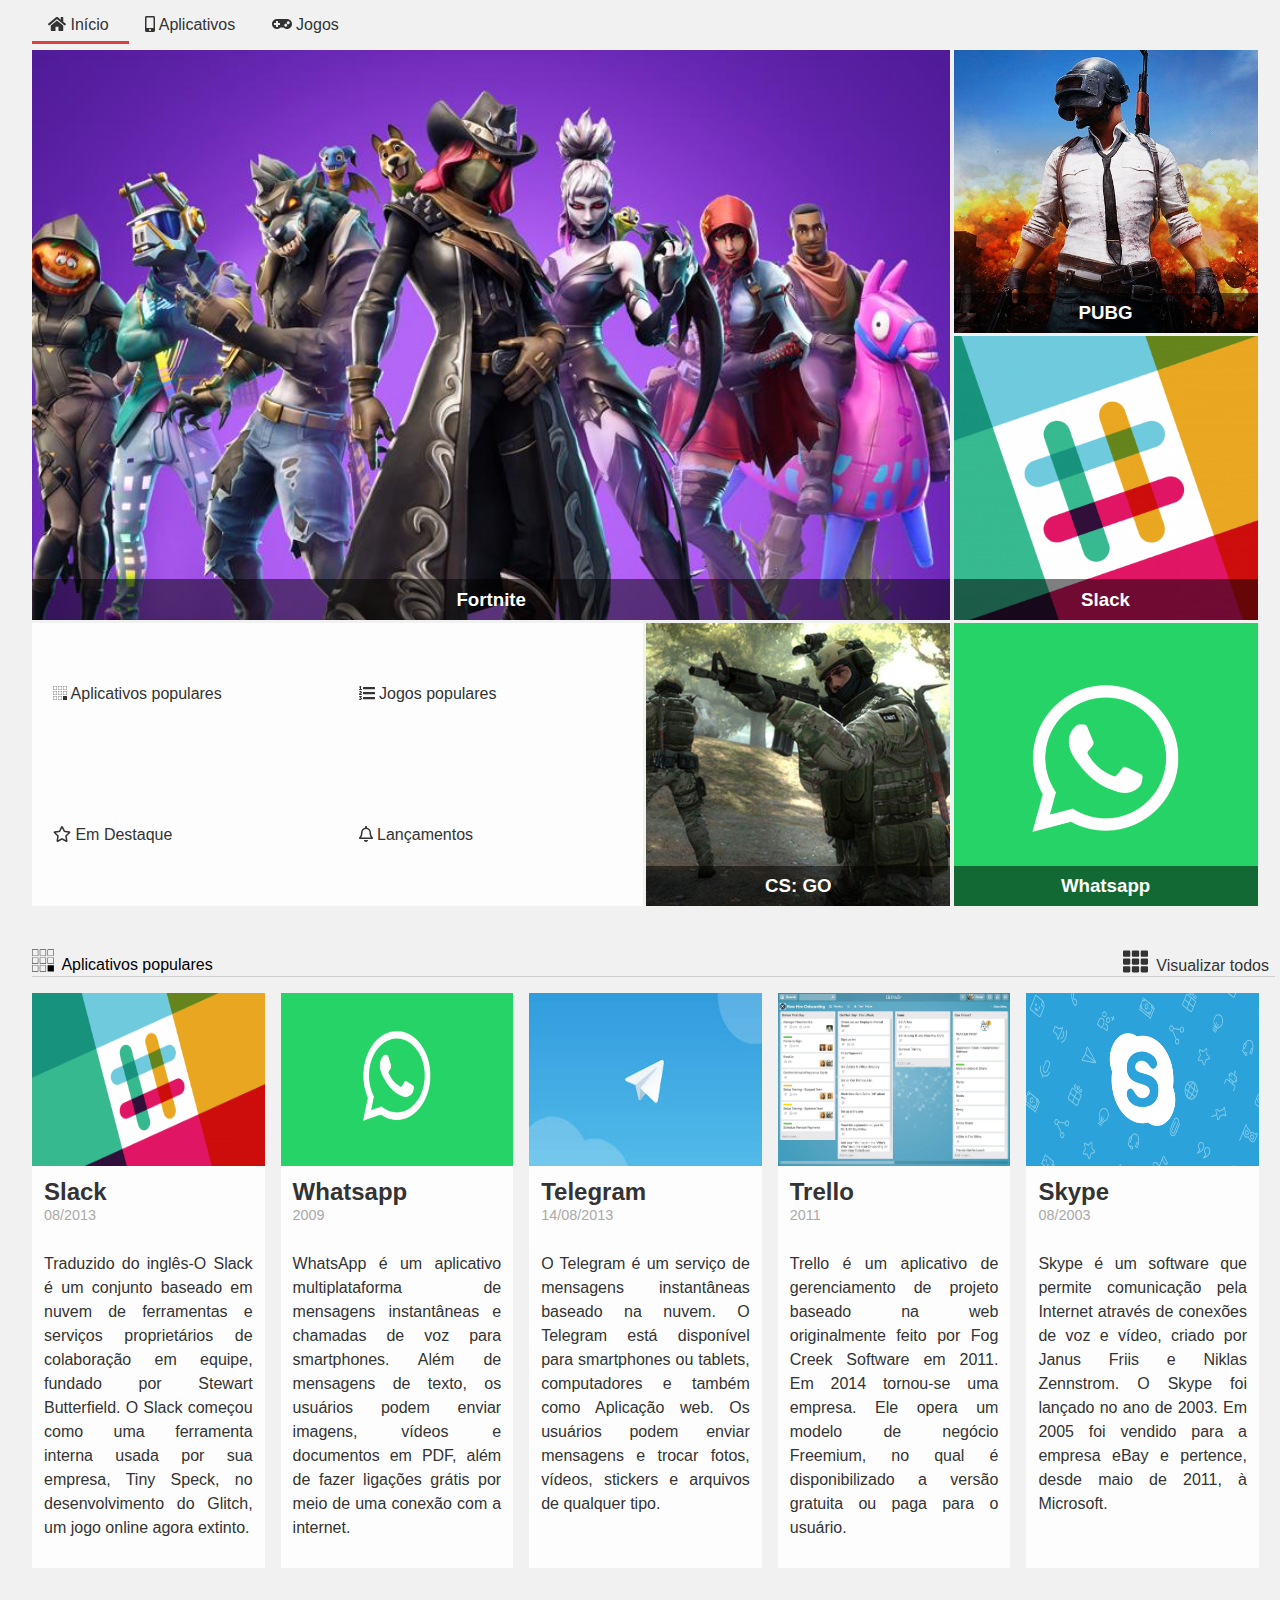
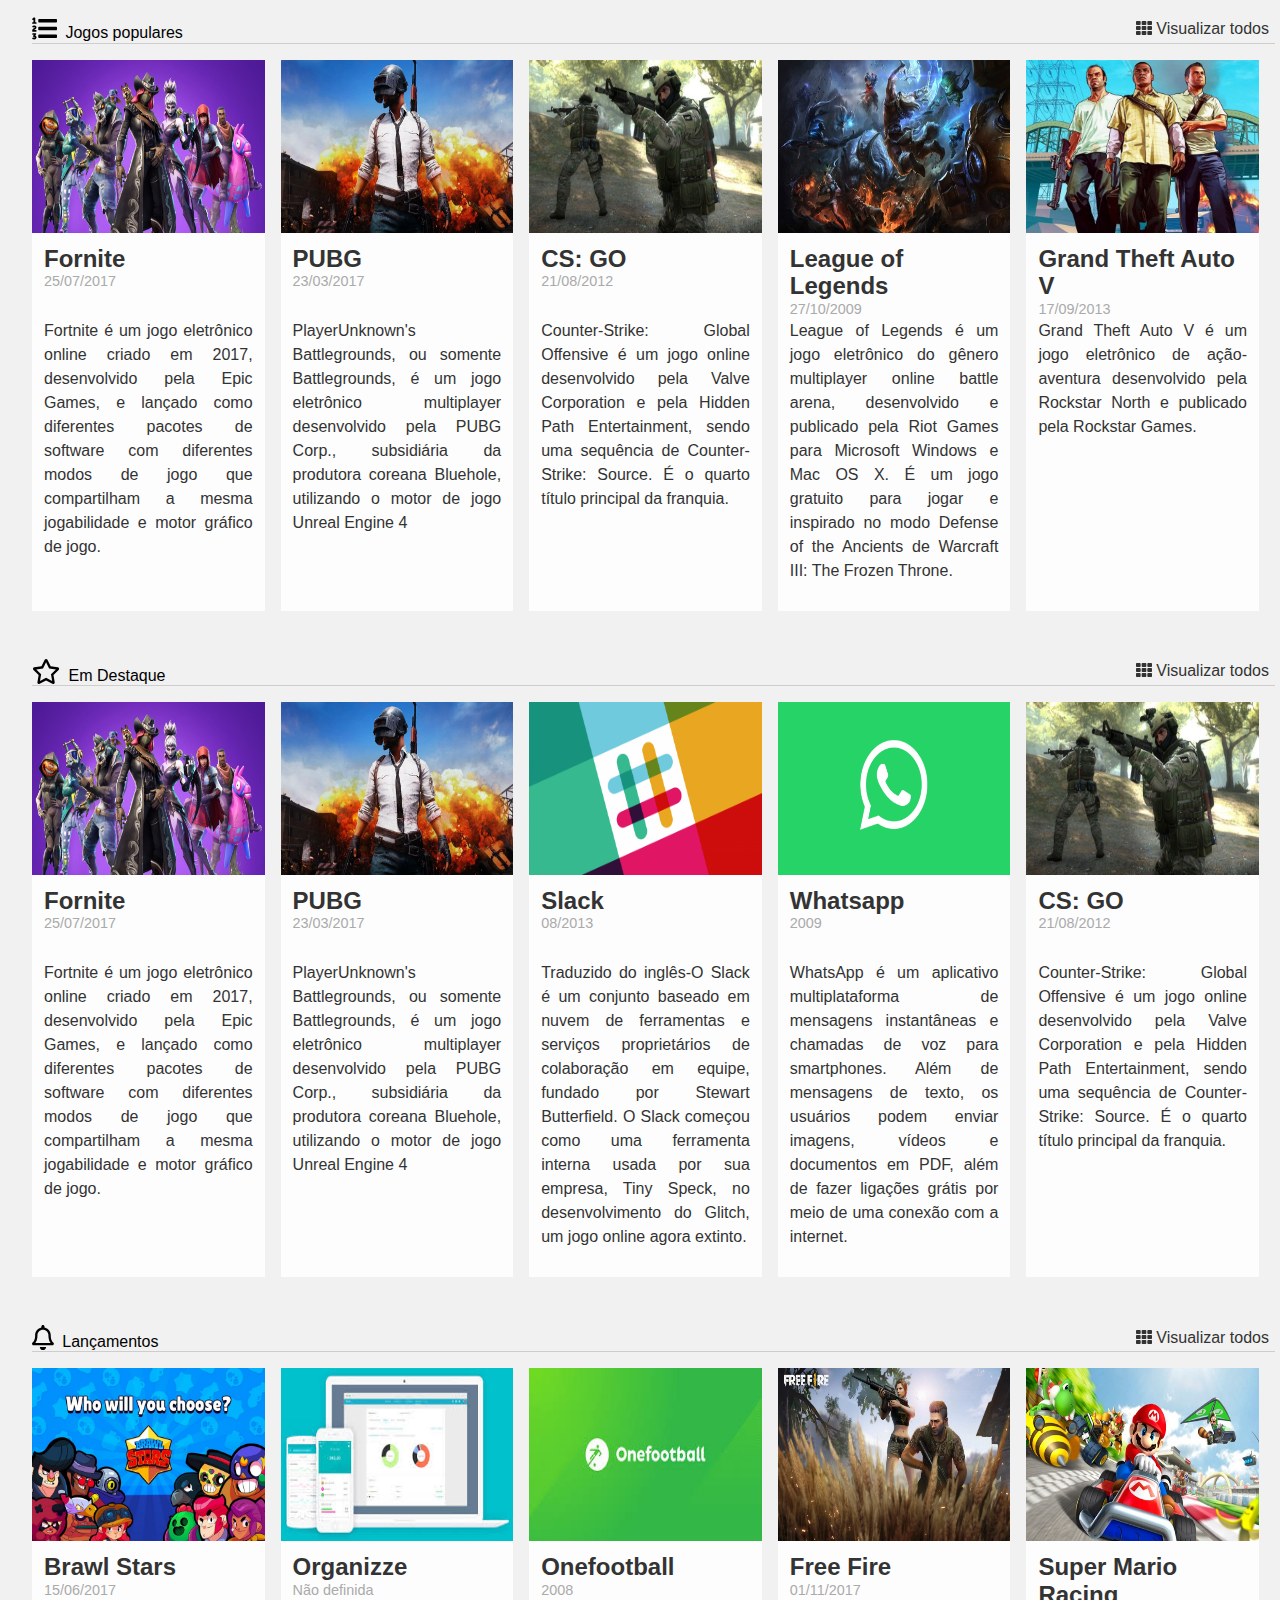
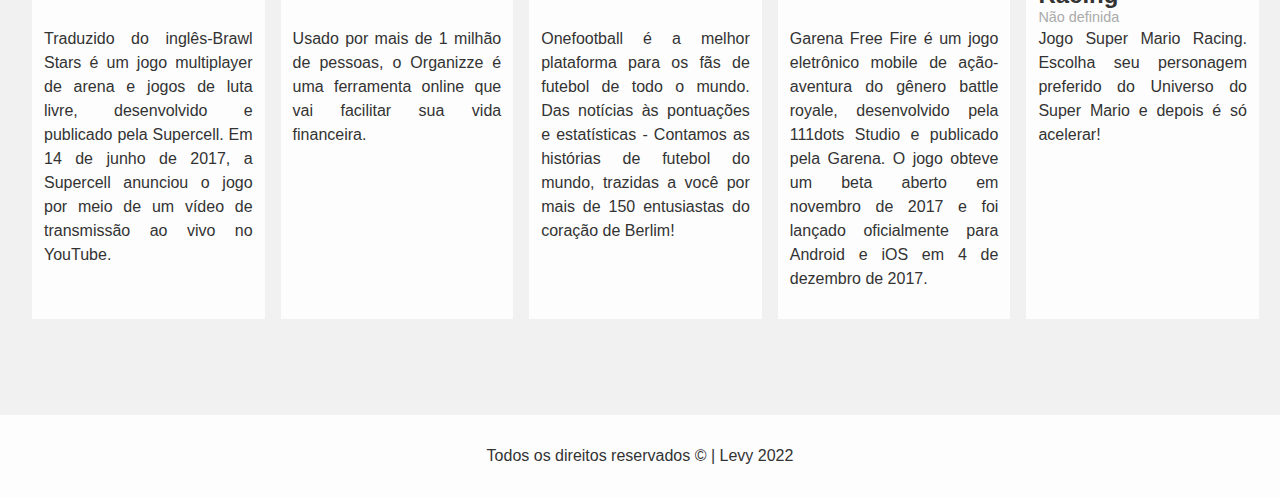
<file: Projeto Inicial Grid Layout/alura-store/index.html>
<!DOCTYPE html>
<html lang="en">
<head>
    <meta charset="UTF-8">
    <meta name="viewport" content="width=device-width, initial-scale=1.0">
    <meta http-equiv="X-UA-Compatible" content="ie=edge">
    <title>Web Store | Baixe nossos aplicativos e jogos</title>
    <link href="./assets/css/normalize.css" rel="stylesheet">
    <link href="./assets/css/reset.css" rel="stylesheet">
    <link href="./assets/css/style.css" rel="stylesheet">
    <link href="./assets/css/destaques.css" rel="stylesheet">
    <link href="./assets/css/populares.css" rel="stylesheet">
    <link href="./assets/css/menu.css" rel="stylesheet">
    <link href="./assets/css/responsividade.css" rel="stylesheet">
</head>
<body class="app">
    <header class="cabecalho">
			<nav class="menu">
				<ul class="menu__lista">
					<li class="menu__item">
						<a class="menu__link ativo" href="#">
							<i class="fas fa-home"></i>
							Início
						</a>
						<a class="menu__link" href="#">
							<i class="fas fa-mobile-alt"></i>
							Aplicativos</a>
						<a class="menu__link" href="#">
							<i class="fas fa-gamepad"></i>
							Jogos
						</a>
					</li>
				</ul>
			</nav>
		</header>

<main class="conteudo">
	<section class="destaques">
	
		<div class="destaques__principal caixa">
				<h3 class="destaques__titulo">Fortnite</h3>
		</div>
		<div class="destaques__secundario caixa">
				<h3 class="destaques__titulo">PUBG</h3>
		</div>
		<div class="destaques__secundario caixa">
				<h3 class="destaques__titulo">Slack</h3>
		</div>
		<div class="destaques__secundario caixa">
				<h3 class="destaques__titulo">Whatsapp</h3>
		</div>
		<div class="destaques__secundario caixa">
				<h3 class="destaques__titulo">CS: GO</h3>
		</div>
	
		<div class="destaques__categorias">
			<ul class="destaques__categorias___lista">
				<li class="destaques__categorias___item">
					<a class="destaques__categorias___link" href="#">
							<i class="destaques__categorias___icone fab fa-buromobelexperte"></i>
							Aplicativos populares
					</a>
				</li>
				<li class="destaques__categorias___item">
					<a class="destaques__categorias___link" href="#">
							<i class="fas fa-list-ol"></i>
							Jogos populares
					</a>
				</li>
				<li class="destaques__categorias___item">
					<a class="destaques__categorias___link" href="#">
							<i class="far fa-star"></i>
							Em Destaque
					</a>
				</li>
				<li class="destaques__categorias___item">
					<a class="destaques__categorias___link" href="#">
							<i class="far fa-bell"></i>
							Lançamentos
					</a>
				</li>
			</ul>
		</div>
	
</section>

<section class="populares">
	<div class="populares__itens">
		<div class="populares__info">
			<div class="populares__cabecalho">
				<h4 class="populares__titulo">
					<i class="populares__icone fab fa-buromobelexperte"></i>
					Aplicativos populares
				</h4>
				<button class="populares__botao">
					<i class="populares__icone fas fa-th"></i>
					Visualizar todos
				</button>
			</div>
		</div>
		<div class="populares__conteudo">
			<div class="populares__card">
				<img class="populares__card___imagem" src="./assets/img/slack.png">
				<div class="populares__card___corpo">
					<div class="populares__card___cabecalho">
						<h5 class="populares__card___titulo">Slack</h5>
						<time class="populares__card___data" datetime="2013-08-01">08/2013</time>
					</div>
					<div class="populares__card___descricao">
						Traduzido do inglês-O Slack é um conjunto baseado em nuvem de ferramentas e serviços proprietários de colaboração em equipe, fundado por Stewart Butterfield. O Slack começou como uma ferramenta interna usada por sua empresa, Tiny Speck, no desenvolvimento do Glitch, um jogo online agora extinto.
					</div>
				</div>
			</div>
			<div class="populares__card">
				<img class="populares__card___imagem" src="./assets/img/whatsapp.png">
				<div class="populares__card___corpo">
					<div class="populares__card___cabecalho">
						<h5 class="populares__card___titulo">Whatsapp</h5>
						<time class="populares__card___data" datetime="20090-01-01">2009</time>
					</div>
					<div class="populares__card___descricao">
						WhatsApp é um aplicativo multiplataforma de mensagens instantâneas e chamadas de voz para smartphones. Além de mensagens de texto, os usuários podem enviar imagens, vídeos e documentos em PDF, além de fazer ligações grátis por meio de uma conexão com a internet.
					</div>
				</div>
			</div>
			<div class="populares__card">
				<img class="populares__card___imagem" src="./assets/img/telegram.jpeg">
				<div class="populares__card___corpo">
					<div class="populares__card___cabecalho">
						<h5 class="populares__card___titulo">Telegram</h5>
						<time class="populares__card___data" datetime="2013-08-14">14/08/2013</time>
					</div>
					<div class="populares__card___descricao">
						O Telegram é um serviço de mensagens instantâneas baseado na nuvem. O Telegram está disponível para smartphones ou tablets, computadores e também como Aplicação web. Os usuários podem enviar mensagens e trocar fotos, vídeos, stickers e arquivos de qualquer tipo.
					</div>
				</div>
			</div>
			<div class="populares__card">
				<img class="populares__card___imagem" src="./assets/img/trello.jpg">
				<div class="populares__card___corpo">
					<div class="populares__card___cabecalho">
						<h5 class="populares__card___titulo">Trello</h5>
						<time class="populares__card___data" datetime="2011-01-01">2011</time>
					</div>
					<div class="populares__card___descricao">
						Trello é um aplicativo de gerenciamento de projeto baseado na web originalmente feito por Fog Creek Software em 2011. Em 2014 tornou-se uma empresa. Ele opera um modelo de negócio Freemium, no qual é disponibilizado a versão gratuita ou paga para o usuário.
					</div>
				</div>
			</div>
			<div class="populares__card">
				<img class="populares__card___imagem" src="./assets/img/skype.png">
				<div class="populares__card___corpo">
					<div class="populares__card___cabecalho">
						<h5 class="populares__card___titulo">Skype</h5>
						<time class="populares__card___data" datetime="2003-08-01">08/2003</time>
					</div>
					<div class="populares__card___descricao">
						Skype é um software que permite comunicação pela Internet através de conexões de voz e vídeo, criado por Janus Friis e Niklas Zennstrom. O Skype foi lançado no ano de 2003. Em 2005 foi vendido para a empresa eBay e pertence, desde maio de 2011, à Microsoft.
					</div>
				</div>
			</div>
			</div>
	</div>

	<div class="populares__itens">
		<div class="populares__info">
			<div class="populares__cabecalho">
				<h4 class="populares__titulo">
						<i class="populares__icone fas fa-list-ol"></i>
						Jogos populares
				</h4>
				<button class="populares__botao">
						<i class="fas fa-th"></i>
						Visualizar todos
				</button>
			</div>
		</div>

		<div class="populares__conteudo">
			<div class="populares__card">
				<img class="populares__card___imagem" src="./assets/img/fortnite.jpg">
				<div class="populares__card___corpo">
					<div class="populares__card___cabecalho">
							<h5 class="populares__card___titulo">Fornite</h5>
							<time class="populares__card___data" datetime="2017-07-25">25/07/2017</time>
					</div>
					<div class="populares__card___descricao">
							Fortnite é um jogo eletrônico online criado em 2017, desenvolvido pela Epic Games, e lançado como diferentes pacotes de software com diferentes modos de jogo que compartilham a mesma jogabilidade e motor gráfico de jogo.
					</div>
				</div>
			</div>

			<div class="populares__card">
				<img class="populares__card___imagem" src="./assets/img/pubg.jpg">
				<div class="populares__card___corpo">
					<div class="populares__card___cabecalho">
							<h5 class="populares__card___titulo">PUBG</h5>
							<time class="populares__card___data" datetime="2017-03-23">23/03/2017</time>
					</div>
					<div class="populares__card___descricao">
							PlayerUnknown's Battlegrounds, ou somente Battlegrounds, é um jogo eletrônico multiplayer desenvolvido pela PUBG Corp., subsidiária da produtora coreana Bluehole, utilizando o motor de jogo Unreal Engine 4
					</div>
				</div>
			</div>
			<div class="populares__card">
				<img class="populares__card___imagem" src="./assets/img/cs-go.jpg">
				<div class="populares__card___corpo">
					<div class="populares__card___cabecalho">
							<h5 class="populares__card___titulo">CS: GO</h5>
							<time class="populares__card___data" datetime="2012-08-21">21/08/2012</time>
					</div>
					<div class="populares__card___descricao">
							Counter-Strike: Global Offensive é um jogo online desenvolvido pela Valve Corporation e pela Hidden Path Entertainment, sendo uma sequência de Counter-Strike: Source. É o quarto título principal da franquia.
					</div>
				</div>
			</div>

			<div class="populares__card">
				<img class="populares__card___imagem" src="./assets/img/lol.jpg">
				<div class="populares__card___corpo">
					<div class="populares__card___cabecalho">
							<h5 class="populares__card___titulo">League of Legends</h5>
							<time class="populares__card___data" datetime="2009-10-27">27/10/2009</time>
					</div>
					<div class="populares__card___descricao">
							League of Legends é um jogo eletrônico do gênero multiplayer online battle arena, desenvolvido e publicado pela Riot Games para Microsoft Windows e Mac OS X. É um jogo gratuito para jogar e inspirado no modo Defense of the Ancients de Warcraft III: The Frozen Throne.
					</div>
				</div>
			</div>
			<div class="populares__card">
				<img class="populares__card___imagem" src="./assets/img/gta-v.jpg">
				<div class="populares__card___corpo">
					<div class="populares__card___cabecalho">
							<h5 class="populares__card___titulo">Grand Theft Auto V</h5>
							<time class="populares__card___data" datetime="2013-09-17">17/09/2013</time>
					</div>
					<div class="populares__card___descricao">
							Grand Theft Auto V é um jogo eletrônico de ação-aventura desenvolvido pela Rockstar North e publicado pela Rockstar Games.
					</div>
				</div>
			</div>
	</div>
	</div>

	<div class="populares__itens">
		<div class="populares__info">
			<div class="populares__cabecalho">
				<h4 class="populares__titulo">
						<i class="populares__icone far fa-star"></i>
						Em Destaque
				</h4>
				<button class="populares__botao">
						<i class="fas fa-th"></i>
						Visualizar todos
				</button>
			</div>
		</div>

			<div class="populares__conteudo">
				<div class="populares__card">
					<img class="populares__card___imagem" src="./assets/img/fortnite.jpg">
					<div class="populares__card___corpo">
						<div class="populares__card___cabecalho">
								<h5 class="populares__card___titulo">Fornite</h5>
								<time class="populares__card___data" datetime="2017-07-25">25/07/2017</time>
						</div>
						<div class="populares__card___descricao">
								Fortnite é um jogo eletrônico online criado em 2017, desenvolvido pela Epic Games, e lançado como diferentes pacotes de software com diferentes modos de jogo que compartilham a mesma jogabilidade e motor gráfico de jogo.
						</div>
					</div>
				</div>

				<div class="populares__card">
					<img class="populares__card___imagem" src="./assets/img/pubg.jpg">
					<div class="populares__card___corpo">
						<div class="populares__card___cabecalho">
								<h5 class="populares__card___titulo">PUBG</h5>
								<time class="populares__card___data" datetime="2017-03-23">23/03/2017</time>
						</div>
						<div class="populares__card___descricao">
								PlayerUnknown's Battlegrounds, ou somente Battlegrounds, é um jogo eletrônico multiplayer desenvolvido pela PUBG Corp., subsidiária da produtora coreana Bluehole, utilizando o motor de jogo Unreal Engine 4
						</div>
					</div>
				</div>

				<div class="populares__card">
					<img class="populares__card___imagem" src="./assets/img/slack.png">
					<div class="populares__card___corpo">
						<div class="populares__card___cabecalho">
								<h5 class="populares__card___titulo">Slack</h5>
								<time class="populares__card___data" datetime="2013-08-01">08/2013</time>
						</div>
						<div class="populares__card___descricao">
								Traduzido do inglês-O Slack é um conjunto baseado em nuvem de ferramentas e serviços proprietários de colaboração em equipe, fundado por Stewart Butterfield. O Slack começou como uma ferramenta interna usada por sua empresa, Tiny Speck, no desenvolvimento do Glitch, um jogo online agora extinto.
						</div>
					</div>
				</div>
				<div class="populares__card">
					<img class="populares__card___imagem" src="./assets/img/whatsapp.png">
					<div class="populares__card___corpo">
						<div class="populares__card___cabecalho">
								<h5 class="populares__card___titulo">Whatsapp</h5>
								<time class="populares__card___data" datetime="20090-01-01">2009</time>
						</div>
						<div class="populares__card___descricao">
								WhatsApp é um aplicativo multiplataforma de mensagens instantâneas e chamadas de voz para smartphones. Além de mensagens de texto, os usuários podem enviar imagens, vídeos e documentos em PDF, além de fazer ligações grátis por meio de uma conexão com a internet.
						</div>
					</div>
				</div>

			<div class="populares__card">
				<img class="populares__card___imagem" src="./assets/img/cs-go.jpg"> 
				<div class="populares__card___corpo">
					<div class="populares__card___cabecalho">
							<h5 class="populares__card___titulo">CS: GO</h5>
							<time class="populares__card___data" datetime="2012-08-21">21/08/2012</time>
					</div>
					<div class="populares__card___descricao">
							Counter-Strike: Global Offensive é um jogo online desenvolvido pela Valve Corporation e pela Hidden Path Entertainment, sendo uma sequência de Counter-Strike: Source. É o quarto título principal da franquia.
					</div>
				</div>
			</div>
		</div>
	</div>

<div class="populares__itens">
	<div class="populares__info">
		<div class="populares__cabecalho">
			<h4 class="populares__titulo">
					<i class="populares__icone far fa-bell"></i>
					Lançamentos
			</h4>
			<button class="populares__botao">
					<i class="fas fa-th"></i>
					Visualizar todos
			</button>
		</div>
	</div>

	<div class="populares__conteudo">
		<div class="populares__card">
			<img class="populares__card___imagem" src="./assets/img/brawl-stars.jpg"> 
			<div class="populares__card___corpo">
				<div class="populares__card___cabecalho">
						<h5 class="populares__card___titulo">Brawl Stars</h5>
						<time class="populares__card___data" datetime="2017-06-15">15/06/2017</time>
				</div>
				<div class="populares__card___descricao">
						Traduzido do inglês-Brawl Stars é um jogo multiplayer de arena e jogos de luta livre, desenvolvido e publicado pela Supercell. Em 14 de junho de 2017, a Supercell anunciou o jogo por meio de um vídeo de transmissão ao vivo no YouTube.
				</div>
			</div>
		</div>
		<div class="populares__card">
			<img class="populares__card___imagem" src="./assets/img/organizze.jpeg"> 
			<div class="populares__card___corpo">
				<div class="populares__card___cabecalho">
						<h5 class="populares__card___titulo">Organizze</h5>
						<time class="populares__card___data" datetime="">Não definida</time>
				</div>
				<div class="populares__card___descricao">
						Usado por mais de 1 milhão de pessoas, o Organizze é uma ferramenta online que vai facilitar sua vida financeira.  
				</div>
			</div>
		</div>
			<div class="populares__card">
				<img class="populares__card___imagem" src="./assets/img/onefotball.jpeg"> 
				<div class="populares__card___corpo">
					<div class="populares__card___cabecalho">
							<h5 class="populares__card___titulo">Onefootball</h5>
							<time class="populares__card___data" datetime="2008-01-01">2008</time>
					</div>
					<div class="populares__card___descricao">
							Onefootball é a melhor plataforma para os fãs de futebol de todo o mundo. Das notícias às pontuações e estatísticas - Contamos as histórias de futebol do mundo, trazidas a você por mais de 150 entusiastas do coração de Berlim!
					</div>
					</div>
			</div>
		<div class="populares__card">
			<img class="populares__card___imagem" src="./assets/img/free-fire.jpg"> 
			<div class="populares__card___corpo">
				<div class="populares__card___cabecalho">
						<h5 class="populares__card___titulo">Free Fire</h5>
						<time class="populares__card___data" datetime="2017-11-01">01/11/2017</time>
				</div>
				<div class="populares__card___descricao">
						Garena Free Fire é um jogo eletrônico mobile de ação-aventura do gênero battle royale, desenvolvido pela 111dots Studio e publicado pela Garena. O jogo obteve um beta aberto em novembro de 2017 e foi lançado oficialmente para Android e iOS em 4 de dezembro de 2017.
				</div>
			</div>
		</div>
		<div class="populares__card">
			<img class="populares__card___imagem" src="./assets/img/mario-kart.jpg"> 
			<div class="populares__card___corpo">
				<div class="populares__card___cabecalho">
						<h5 class="populares__card___titulo">Super Mario Racing</h5>
						<time class="populares__card___data" datetime="">Não definida</time>
				</div>
				<div class="populares__card___descricao">
						Jogo Super Mario Racing. Escolha seu personagem preferido do Universo do Super Mario e depois é só acelerar!
				</div>
			</div>
		</div>
	</div>
</div>
</section>
</main>

<footer class="rodape">Todos os direitos reservados &copy; | Levy 2022</footer>
<script src="./assets/js/fontawesome.all.min.js"></script>

</body>
</html>
</file>
<file: Projeto Inicial Grid Layout/alura-store/assets/css/style.css>
.app {
    background: #f1f1f1;
    display: grid;  
    grid-template-areas: 
        "cabecalho"
        "conteudo"
        "rodape";
    grid-template-columns: auto;
    grid-template-rows: 50px auto auto;
    font-family: Arial, Helvetica, sans-serif;
}

.cabecalho {
  grid-area: cabecalho;
  display: flex;
  align-items: center;
  padding: 0 2rem;
}
 
.conteudo {
  grid-area: conteudo;
  padding: 0 2rem;
}

.rodape {
  grid-area: rodape;
  text-align: center;
  padding: 2rem 0;
  background: #fdfdfd;
  color: #333333;
  font-size: 1rem;
}
</file>
<file: Projeto Inicial Grid Layout/alura-store/assets/css/destaques.css>
.destaques {
	display: grid;
	grid-template-columns: 25% 25% 25% 25%;
	grid-template-rows: 33.33% 33.33% 33.33%;
  height: calc(100vh - 50px);
  grid-gap: .2rem;
}

.caixa {
  display: flex;
  align-items: flex-end;
  justify-content: center;
}

.destaques__titulo {
  background: rgba(0, 0, 0, 0.5);
  color: #fdfdfd;
  padding: .6rem;
  text-align: center;
  width: 100%;
}

.destaques__principal {
  background: url(../img/fortnite.jpg) center / cover no-repeat;
	grid-row: 1 / 3;
}

.destaques__secundario:nth-child(2) {
  background: url(../img/pubg.jpg) center / cover no-repeat;
}

.destaques__secundario:nth-child(3) {
  background: url(../img/slack.png) center / cover no-repeat;
}

.destaques__secundario:nth-child(4) {
  background: url(../img/whatsapp.png) center / cover no-repeat;
}

.destaques__secundario:nth-child(5) {
  background: url(../img/cs-go.jpg) center / cover no-repeat;
}

.destaques__categorias{
  
  grid-row: 3 / 3;
}

.destaques__categorias___lista {
  display: flex;
  flex-wrap: wrap;
  height: 100%;
  justify-content: space-between;
}

.destaques__categorias___item {
  display: flex;
  align-items: center;
  background-color: #fdfdfd;
  border-left: 5px solid transparent;
  color: #333333;
  padding: 1rem;
  width: 50%;
}

.destaques__categorias___link {
  color: inherit;
}
</file>
<file: Projeto Inicial Grid Layout/alura-store/assets/css/populares.css>
.populares {
    padding: 3rem 0;
}

.populares__cabecalho {
    display: flex;
    justify-content: space-between;
    border-bottom: 1px solid #cdcdcd;
}

.populares__titulo {
    font-weight: 500;
}

.populares__icone {
    font-size: 25px;
    margin-right: .25rem;
}

.populares__botao {
    background: transparent;
    border: none;
    color: #333333;
}

.populares__conteudo {
    display: flex;
    flex-wrap: wrap;
    grid-area: conteudo;
    padding: 1rem 0;
}

.populares__card {
    display: grid;
    background-color: #fdfdfd;
    grid-template-areas: 
        "card-imagem"
        "card-corpo";
    grid-template-columns: 100%;
    width: calc(20% - 1rem);
}

.populares__card:last-child {
    margin-right: 0;
}

.populares__card___imagem {
    grid-area: card-imagem;
    width: 100%;
    height: 100%;
}

.populares__card___corpo {
    display: grid;
    grid-template-areas: 
        "card-cabecalho"
        "card-conteudo";
    grid-template-rows: 50px auto;
    grid-row-gap: .5rem;
    grid-area: card-corpo;
    padding: .75rem;
}

.populares__card___titulo {
    font-size: 1.5rem;
    color: #333333;
}

.populares__card___data {
    font-size: .9rem;
    color: #aaa;
}

.populares__card___descricao {
    color: #333333;
    text-align: justify;
    line-height: 1.5;
    margin: 1rem 0;
}
</file>
<file: Projeto Inicial Grid Layout/alura-store/assets/css/menu.css>
.menu__link {
    color: #333333;
    padding: 0.5rem 1rem;
}

.menu__link:hover, .menu__link.ativo {
    border-bottom: 3px solid rgb(223, 62, 62);
}
</file>
<file: Projeto Inicial Grid Layout/alura-store/assets/css/responsividade.css>
@media screen and (min-width: 0) {
    .destaques__principal, .destaques__categorias {
        grid-column: 1 / 5;
    }
    .destaques__secundario:nth-child(2) {
        display: none;
        grid-column: none;
        grid-row: none;
    }
    .destaques__secundario:nth-child(3) {
        display: none;
        grid-column: none;
        grid-row: none;
    }
    .destaques__secundario:nth-child(4) {
        display: none;
        grid-column: none;
        grid-row: none;
    }
    .destaques__secundario:nth-child(5) {
        display: none;
        grid-column: none;
        grid-row: none;
    }

    .populares__conteudo {
        flex-direction: column;
    }
    .populares__card {
        margin-bottom: 2rem;
        margin-right: 0;
        width: 100%;
        grid-template-rows: 150px auto;
    }
    .populares__itens {
        margin-right: -10px;
    }
}

@media screen and (min-width: 590px) {
    .destaques__principal {
        grid-column: 1 / 4;
    }
    .destaques__secundario:nth-child(2) {
        display: flex;
        grid-column: 4 / 4;
        grid-row: 1 / 1;
    }
    .destaques__secundario:nth-child(3) {
        display: flex;
        grid-column: 4 / 4;
        grid-row: 2 / 2;
    }
    .destaques__secundario:nth-child(4) {
        display: flex;
        grid-column: 4 / 4;
        grid-row: 3 / 3;
    }
    .destaques__secundario:nth-child(5) {
        display: flex;
        grid-column: 3 / 3;
        grid-row: 3 / 3;
    }

    .destaques__categorias {
        grid-column: 1 / 3;
    }

    .populares__conteudo {
        flex-direction: row;
    }
    .populares__card {
        margin-bottom: 2rem;
        margin-right: 1rem;
        width: calc(50% - 1rem);
        grid-template-rows: 173px auto;
    }
    .populares__itens {
        margin-right: -27px;
    }
}

@media screen and (min-width: 992px) {
    .populares__card {
        margin-bottom: 2rem;
        margin-right: 1rem;
        width: calc(33.33% - 1rem);
    }
    .populares__itens {
        margin-right: -30px;
    }
}

@media screen and (min-width: 1200px) {
    .populares__card {
        width: calc(20% - 1rem);
    }
    .populares__itens {
        margin-right: -27px;
    }
}
</file>
